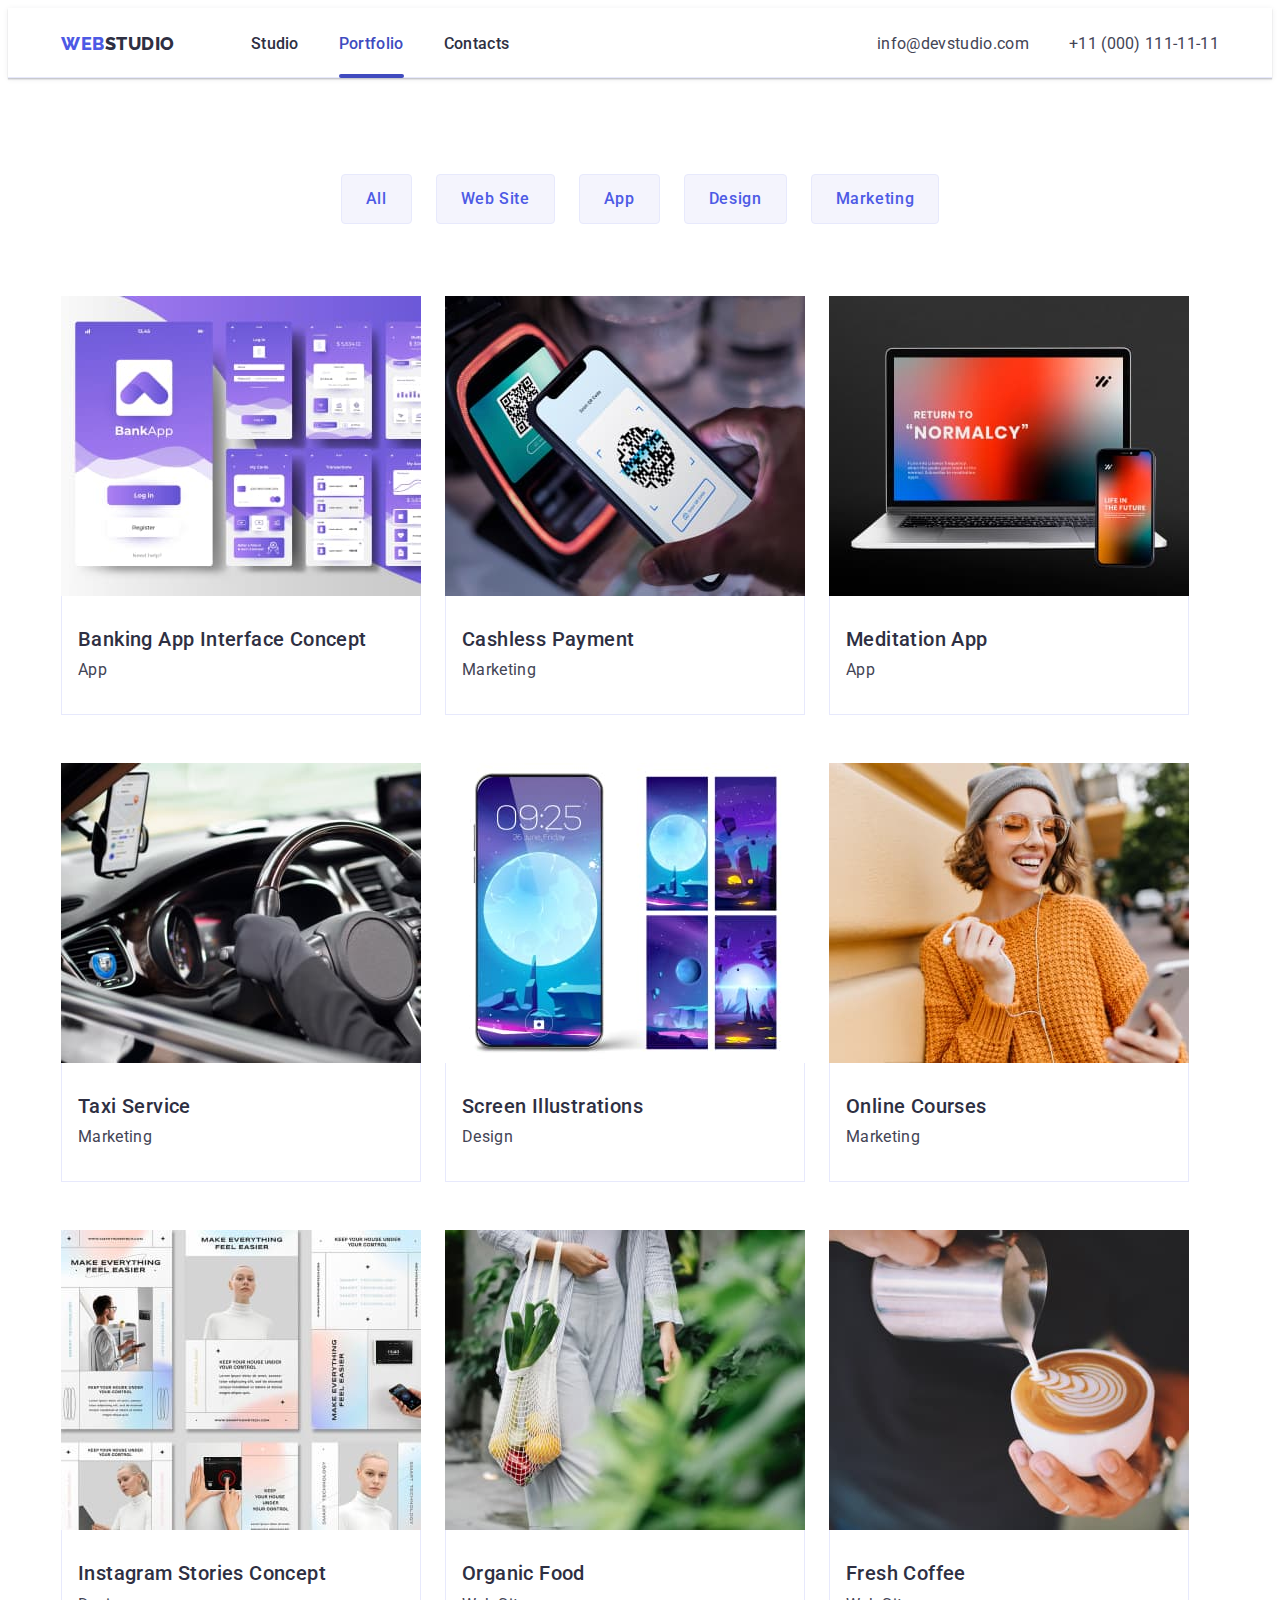
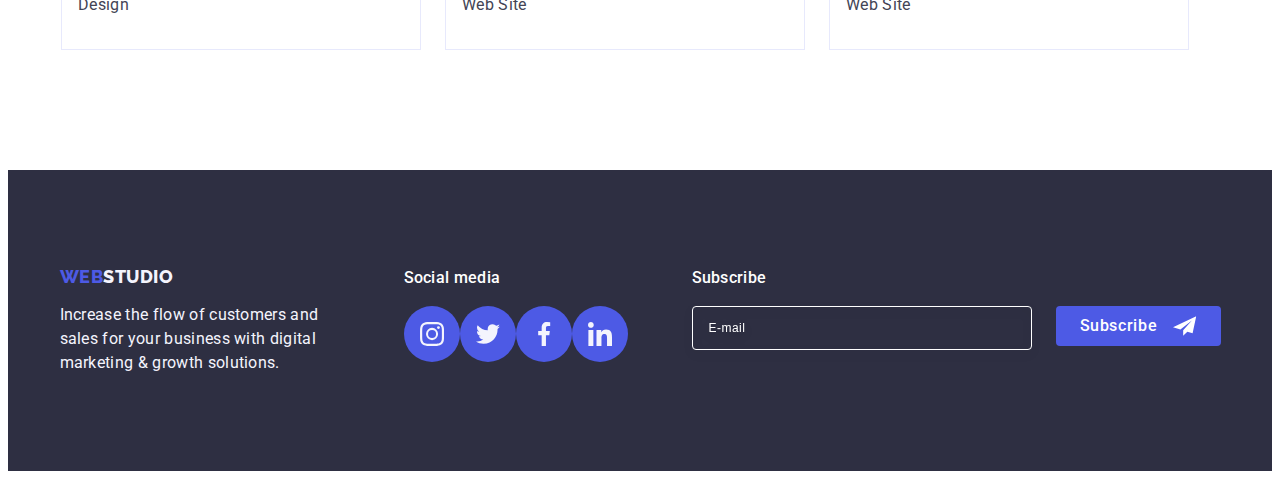
<file: portfolio.html>
<!DOCTYPE html>
<html lang="en">

<head>
	<meta charset="UTF-8">
	<meta http-equiv="X-UA-Compatible" content="IE=edge">
	<meta name="viewport" content="width=device-width, initial-scale=1.0">
	<title>Portfolio</title>
	<link rel="preconnect" href="https://fonts.googleapis.com">
	<link rel="preconnect" href="https://fonts.gstatic.com" crossorigin>
	<link
		href="https://fonts.googleapis.com/css2?family=Raleway:wght@800&family=Roboto:wght@400;500;700;900&display=swap"
		rel="stylesheet">
	<link rel="stylesheet" href="https://cdnjs.cloudflare.com/ajax/libs/modern-normalize/2.0.0/modern-normalize.min.css"
		integrity="sha512-4xo8blKMVCiXpTaLzQSLSw3KFOVPWhm/TRtuPVc4WG6kUgjH6J03IBuG7JZPkcWMxJ5huwaBpOpnwYElP/m6wg=="
		crossorigin="anonymous" referrerpolicy="no-referrer" />
	<link rel="stylesheet" href="./css/styles.css">
</head>

<body>
	<header class="header">
		<div class="container-header container">
			<nav class="header-nav">
				<a href="./index.html" class="logo-header link">Web<span class="logo-header-span">Studio</span></a>
				<ul class="header-nav-list list">
					<li><a href="./index.html" class="header-list-item-link link">Studio</a></li>
					<li class="nav-portfolio">
						<a href="./portfolio.html"
							class="header-nav-portfolio-active header-list-item-link link current">Portfolio</a>
					</li>
					<li><a href="" class="header-list-item-link link">Contacts</a></li>
				</ul>
			</nav>
			<address class="address">
				<ul class="address-list list">
					<li>
						<a href="mailto:info@devstudio.com" class="header-list-item-link-address link">info@devstudio.com</a>
					</li>
					<li>
						<a href="tel:+110001111111" class="header-list-item-link-address link">+11 (000) 111-11-11</a>
					</li>
				</ul>
			</address>
		</div>
	</header>
	<main>
		<section class="section-category">
			<div class="container">
				<h1 class="hidden-tittle">Filter</h1>
				<ul class="category-filter list">
					<li>
						<button type="button" class="button-category">All</button>
					</li>
					<li>
						<button type="button" class="button-category">Web Site</button>
					</li>
					<li>
						<button type="button" class="button-category">App</button>
					</li>
					<li>
						<button type="button" class="button-category">Design</button>
					</li>
					<li>
						<button type="button" class="button-category">Marketing</button>
					</li>
				</ul>
				<ul class="category-list list">
					<li class="category-item">
						<a href="./index.html" class="link-category link">
							<div class="category-box-img">
								<img src="./images/11.jpg" alt="Banking App Interface Concept" class="category-image"
									width="360" height="300">

								<p class="overlay-text">14 Stylish and User-Friendly App Design Concepts · Task Manager App ·
									Calorie Tracker App · Exotic Fruit Ecommerce App ·
									Cloud Storage App</p>

							</div>
							<div class="app-box">
								<h2 class="tittle-box tittle">Banking App Interface Concept</h2>
								<p class="category">App</p>
							</div>
						</a>

					</li>
					<li class="category-item">
						<a href="./index.html" class="link-category link">
							<div class="category-box-img"><img src="./images/22.jpg" alt="Cashless Payment"
									class="category-image" width="360" height="300">
								<p class="overlay-text">14 Stylish and User-Friendly App Design Concepts · Task Manager App ·
									Calorie Tracker App · Exotic Fruit Ecommerce App ·
									Cloud Storage App</p>
							</div>
							<div class="app-box">
								<h2 class="tittle-box tittle">Cashless Payment</h2>
								<p class="category">Marketing</p>
							</div>
						</a>

					</li>
					<li class="category-item">
						<a href="./index.html" class="link-category link">
							<div class="category-box-img"><img src="./images/33.jpg" alt="Meditation App"
									class="category-image" width="360" height="300">
								<p class="overlay-text">14 Stylish and User-Friendly App Design Concepts · Task Manager App ·
									Calorie Tracker App · Exotic Fruit Ecommerce App ·
									Cloud Storage App</p>
							</div>
							<div class="app-box">
								<h2 class="tittle-box tittle">Meditation App</h2>
								<p class="category">App</p>
							</div>
						</a>

					</li>
					<li class="category-item">
						<a href="./index.html" class="link-category link">
							<div class="category-box-img"><img src="./images/44.jpg" alt="Taxi Service" class="category-image"
									width="360" height="300">
								<p class="overlay-text">14 Stylish and User-Friendly App Design Concepts · Task Manager App ·
									Calorie Tracker App · Exotic Fruit Ecommerce App ·
									Cloud Storage App</p>
							</div>
							<div class="app-box">
								<h2 class="tittle-box tittle">Taxi Service</h2>
								<p class="category">Marketing</p>
							</div>
						</a>

					</li>
					<li class="category-item">
						<a href="./index.html" class="link-category link">
							<div class="category-box-img">
								<img src="./images/55.jpg" alt="Screen Illustrations" class="category-image" width="360"
									height="300">
								<p class="overlay-text">14 Stylish and User-Friendly App Design Concepts · Task Manager App ·
									Calorie Tracker App · Exotic Fruit Ecommerce App ·
									Cloud Storage App</p>
							</div>
							<div class="app-box">
								<h2 class="tittle-box tittle">Screen Illustrations</h2>
								<p class="category">Design</p>
							</div>
						</a>

					</li>
					<li class="category-item">
						<a href="./index.html" class="link-category link">
							<div class="category-box-img"><img src="./images/66.jpg" alt="Online Courses"
									class="category-image" width="360" height="300">
								<p class="overlay-text">14 Stylish and User-Friendly App Design Concepts · Task Manager App ·
									Calorie Tracker App · Exotic Fruit Ecommerce App ·
									Cloud Storage App</p>
							</div>
							<div class="app-box">
								<h2 class="tittle-box tittle">Online Courses</h2>
								<p class="category">Marketing</p>
							</div>
						</a>

					</li>
					<li class="category-item">
						<a href="./index.html" class="link-category link">
							<div class="category-box-img">
								<img src="./images/77.jpg" alt="Instagram Stories Concept" class="category-image" width="360"
									height="300">
								<p class="overlay-text">14 Stylish and User-Friendly App Design Concepts · Task Manager App ·
									Calorie Tracker App · Exotic Fruit Ecommerce App ·
									Cloud Storage App</p>
							</div>
							<div class="app-box">
								<h2 class="tittle-box tittle">Instagram Stories Concept</h2>
								<p class="category">Design</p>
							</div>
						</a>

					</li>
					<li class="category-item">
						<a href="./index.html" class="link-category link">
							<div class="category-box-img"><img src="./images/88.jpg" alt="Organic Food" class="category-image"
									width="360" height="300">
								<p class="overlay-text">14 Stylish and User-Friendly App Design Concepts · Task Manager App ·
									Calorie Tracker App · Exotic Fruit Ecommerce App ·
									Cloud Storage App</p>
							</div>
							<div class="app-box">
								<h2 class="tittle-box tittle">Organic Food</h2>
								<p class="category">Web Site</p>
							</div>
						</a>

					</li>
					<li class="category-item">
						<a href="./index.html" class="link-category link">
							<div class="category-box-img"><img src="./images/99.jpg" alt="Fresh Coffee" class="category-image"
									width="360" height="300">
								<p class="overlay-text">14 Stylish and User-Friendly App Design Concepts · Task Manager App ·
									Calorie Tracker App · Exotic Fruit Ecommerce App ·
									Cloud Storage App</p>
							</div>
							<div class="app-box">
								<h2 class="tittle-box tittle">Fresh Coffee</h2>
								<p class="category">Web Site</p>
							</div>
						</a>

					</li>
				</ul>
			</div>
		</section>
	</main>
	<footer class="footer">
		<div class="container-footer container">
			<div class="footer-box">
				<a href="./index.html" class="logo-footer link">Web<span class="logo-footer-span">Studio</span></a>
				<p class="footer-paragraph">Increase the flow of customers and sales for your business with digital
					marketing & growth solutions.</p>
			</div>
			<div class="footer-box-sm">
				<p class="footer-sm">Social media</p>
				<ul class="footer-icons list">
					<li class="fourth-item">
						<a class="footer-icon-svg link" href="#">
							<svg class="footer-icon" width="24" height="24">
								<use href="./images/icons.svg#icon-instagram"></use>
							</svg>
						</a>
					</li>
					<li class="fourth-item">
						<a class="footer-icon-svg link" href="#">
							<svg class="footer-icon" width="24" height="24">
								<use href="./images/icons.svg#icon-twitter"></use>
							</svg>
						</a>
					</li>
					<li class="fourth-item">
						<a class="footer-icon-svg link" href="#">
							<svg class="footer-icon" width="24" height="24">
								<use href="./images/icons.svg#icon-facebook"></use>
							</svg>
						</a>
					</li>
					<li class="fourth-item">
						<a class="footer-icon-svg link" href="#">
							<svg class="footer-icon" width="24" height="24">
								<use href="./images/icons.svg#icon-linkedin"></use>
							</svg>
						</a>
					</li>
				</ul>
			</div>
			<div class="footer-box-form">
				<p class="input-footer-title">Subscribe</p>
				<form class="footer-form">
					<label class="footer-label">
						<input type="email" placeholder="E-mail" class="footer-input" name="footer-email">
					</label>
					<button type="submit" class="footer-btn">Subscribe
						<svg class="footer__btn-svg" width="24" height="24">
							<use href="./images/icons.svg#tg"></use>
						</svg>
					</button>
				</form>
			</div>
		</div>
	</footer>
</body>
</file>
<file: css/styles.css>
:root {
	--logo-color: #4d5ae5;
	--color-grey: #2e2f42;
	--paragraph-color: #434455;
}
body {
	font-family: "Roboto", sans-serif;
	color: #434455;
	background-color: #ffffff;
}

img {
	display: block;
}
h1,
h2,
h3,
h4,
h5,
h6,
p {
	margin: 0;
}

/*----------------------------------------------------*/
.wrapper {
}
.hide {
	display: none;
}

.container {
	max-width: 1158px;
	margin: 0 auto;
	padding-right: 15px;
	padding-left: 15px;
}
.list {
	list-style: none;
	padding-left: 0;
	margin: 0;
}

.link {
	text-decoration: none;
}
/*----------------------------------------------------*/
.menu-toggle {
	min-height: 40px;
	min-width: 40px;
	display: flex;
	align-items: center;
	justify-content: center;
	margin: 0;
	padding: 0;
	background-color: #ffffff;
	cursor: pointer;
	border: none;
	border-radius: 50%;
	outline: none;
}
.close-style {
	display: flex;
	padding: 8px;
	background: #e7e9fc11;
	border: 1px solid #2e2f421e;
	stroke-opacity: 0.1;
	border-radius: 50%;
}
.menu-button-svg {
}

.menu-toggle:hover,
.menu-toggle:focus {
	background-color: rgba(0, 0, 0, 0.1);
}

.menu-container {
	position: fixed;
	top: 0;
	left: 0;
	overflow: auto;
	width: 100vw;
	height: 100vh;
	padding: 32px;
	background-color: #ffffff;
	z-index: 999;
	transform: translateX(100%);
	transition: transform 250ms ease-in-out;
	display: flex;
	flex-direction: column;
	justify-content: space-between;
	padding-top: 40px;
	margin-bottom: 48px;
	gap: 20px;
}

.menu-container.is-open {
	transform: translateX(0);
}

.menu-container .menu-toggle {
	position: absolute;
	top: 16px;
	right: 16px;
	color: #fff;
}
.menu-box {
}
.mobile-menu {
	padding: 0;
	margin: 0;
	list-style: none;
}
/* .menu-contacts {
	
} */
.menu-link {
	display: block;
	max-width: 353px;
	font-weight: 700;
	font-size: 36px;
	line-height: 1.11;
	letter-spacing: 0.02em;
	text-transform: capitalize;
	color: #2e2f42;
	font-style: normal;
}
.menu-address {
}
.menu-address-list {
}
.list {
}
.menu-list-item {
	margin-bottom: 40px;
}
.address-style {
	font-style: normal;
	font-weight: 700;
	font-size: 36px;
	line-height: 1.11;
	letter-spacing: 0.02em;
	text-transform: capitalize;
	color: #4d5ae5;
}
.address-item {
	margin-bottom: 48px;
}
.menu-item-link {
	font-style: normal;
	font-weight: 500;
	font-size: 20px;
	line-height: 1.2;
	letter-spacing: 0.02em;
	color: #434455;
}
.current-menu {
	color: #404bbf;
}

.mobile-menu .link {
	display: block;
	padding: 10px;
	text-decoration: none;
}

.menu-icons {
	display: flex;
	max-width: 328px;
	justify-content: space-between;
}
.menu-icon {
	fill: #f4f4fd;
}
.menu-icon-svg {
	width: 100%;
	height: 100%;
	background-color: #4d5ae5;
	padding: 8px;
	border-radius: 50%;
	display: flex;
	align-items: center;
	justify-content: center;
	transition: background-color 250ms cubic-bezier(0.4, 0, 0.2, 1);
}

/*----------------------------------------------------*/
.header {
	border-bottom: 1px solid #e7e9fc;
	padding-top: 24px;
	padding-bottom: 24px;
	box-shadow: 0px 2px 1px rgba(46, 47, 66, 0.08), 0px 1px 1px rgba(46, 47, 66, 0.16),
		0px 1px 6px rgba(46, 47, 66, 0.08);
}
.container-header {
	display: flex;
	justify-content: space-between;
	align-items: center;
}
.header-nav {
	display: flex;
	align-items: center;
}
.address {
}
.address-list {
	display: none;
	font-style: normal;
}

.logo-header {
	font-family: "Raleway", sans-serif;
	font-weight: 800;
	font-size: 18px;
	line-height: 1.17;
	letter-spacing: 0.03em;
	text-transform: uppercase;
	color: var(--logo-color);
	align-self: center;
	margin-right: 76px;
}
.logo-header-span {
	color: var(--color-grey);
}

.header-nav-list {
}

.header-list-item-link {
	font-size: 16px;
	line-height: 1.5;
	letter-spacing: 0.02em;
	font-weight: 500;
	color: var(--color-grey);
	padding-bottom: 24px;
}
.header-list-item-link:active,
.header-list-item-link:focus,
.header-list-item-link:hover {
	color: #404bbf;
}

.header-list-item-link-address {
	font-weight: 400;
	font-size: 16px;
	line-height: 1.5;
	color: #434455;
	letter-spacing: 0.02em;
	transition: color 250ms cubic-bezier(0.4, 0, 0.2, 1);
}
.header-list-item-link-address:focus,
.header-list-item-link-address:hover {
	color: #404bbf;
}
.nav-studio {
}
.header-nav-studio-active {
	color: #404bbf;
	position: relative;
	transition: color 250ms cubic-bezier(0.4, 0, 0.2, 1);
}
.current:after {
	content: "";
	position: absolute;
	left: 0;
	bottom: -1px;
	background-color: #404bbf;
	height: 4px;
	border-radius: 2px;
	display: block;
	width: 100%;
}
.nav-portfolio {
}
.header-nav-portfolio-active {
	position: relative;
	color: #404bbf;
	transition: color 250ms cubic-bezier(0.4, 0, 0.2, 1);
}

/*----------------------------------------------------*/
.container-hero {
	display: flex;
	flex-direction: column;
	/* padding: 0 316px; */
	padding: 0 54px;
}

.section-first {
	background-image: linear-gradient(to bottom, rgba(46, 47, 66, 0.7), rgba(46, 47, 66, 0.7)),
		url(../images/bg-mobile.jpg);
	background-repeat: no-repeat;
	background-size: cover;
	margin: 0 auto;
	background-position: center;
	/* padding: 188px 0px; */
	padding: 112px 0;
}

.main-tittle {
	line-height: 1.11;
	font-size: 36px;
	color: #ffffff;
	letter-spacing: 0.02em;
	text-align: center;
	max-width: 496px;
	margin: 0 auto;
	margin-bottom: 72px;
}
.button {
	display: block;
	min-width: 169px;
	height: 56px;
	border: none;
	font-size: 16px;
	line-height: 1.5;
	letter-spacing: 0.04em;
	color: #ffffff;
	background-color: #4d5ae5;
	border-radius: 4px;
	font-family: "Roboto", sans-serif;
	font-weight: 500;
	cursor: pointer;
	padding: 16px 32px;
	align-self: center;
	box-shadow: 0px 4px 4px rgba(0, 0, 0, 0.15);
	transition: background-color 250ms cubic-bezier(0.4, 0, 0.2, 1);
}
.button:focus,
.button:hover {
	background: #404bbf;
	box-shadow: 0px 4px 4px rgba(0, 0, 0, 0.15);
}

/*----------------------------------------------------*/
.section-second {
	padding: 96px 0;
}
.hidden-tittle {
	display: none;
}
.second-menu-list {
	display: flex;
	flex-wrap: wrap;
	flex-direction: column;
	gap: 72px;
}
.menu-list-item {
}

.second-item-svg {
}
.svg-box {
	display: none;
}
.svg-second {
	margin: 24px 100px;
}

.tittle {
	text-align: center;
	font-size: 36px;
	line-height: 1.11;
	letter-spacing: 0.02em;
	color: var(--color-grey);
	margin-bottom: 8px;
}
.description {
	font-weight: 500;
	line-height: 1.5;
	letter-spacing: 0.02em;
	color: #434455;
}

/*----------------------------------------------------*/
.section-third {
	padding-bottom: 120px;
}
.container-app {
}
.subtitle {
	font-weight: 700;
	font-size: 36px;
	line-height: 1.11;
	text-align: center;
	text-transform: capitalize;
	letter-spacing: 0.02em;
	color: var(--color-grey);
	margin-bottom: 72px;
}
.app-list {
	display: flex;
	gap: 24px;
}
.app-list-item {
	width: calc((100% - 48px) / 3);
}
.app-list img {
}
/*----------------------------------------------------*/
.section-fourth {
	background-color: #f4f4fd;

	padding: 96px 0;
}
.team {
	display: flex;
	flex-wrap: wrap;
	flex-direction: column;
	justify-content: center;
	align-items: center;
	gap: 72px;
}

.list-item {
	display: flex;
	flex-direction: column;
	flex-basis: calc((100% - 216px) / 4);
	box-shadow: 0px 1px 6px rgba(46, 47, 66, 0.08), 0px 1px 1px rgba(46, 47, 66, 0.16),
		0px 2px 1px rgba(46, 47, 66, 0.08);
	border-radius: 0px 0px 4px 4px;
	background-color: #ffffff;
	justify-content: center;
	align-items: center;
}
.team-description {
	text-align: center;
}
.team-box {
	padding: 32px 0;
}
.team-title {
	font-weight: 500;
	font-size: 20px;
	line-height: 1.2;
	color: var(--color-grey);
	letter-spacing: 0.02em;
	text-align: center;
}
.fourth-icon-list {
	display: flex;
	justify-content: center;
	margin-top: 8px;
	gap: 24px;
}
.fourth-item {
	width: 40px;
	height: 40px;
}
.fourth-icon-svg {
	width: 100%;
	height: 100%;
	background-color: #4d5ae5;
	padding: 12px;
	border-radius: 50%;
	display: flex;
	align-items: center;
	justify-content: center;
	transition: background-color 250ms cubic-bezier(0.4, 0, 0.2, 1);
}
.fourth-icon-svg:focus,
.fourth-icon-svg:hover {
	background-color: #404bbf;
}
.fourth-icon {
	fill: #f4f4fd;
}

/*----------------------------------------------------*/
.section-fifth {
	padding: 96px 0;
}
.fifth-container {
}
.fifth-list {
	display: flex;
	flex-wrap: wrap;
	justify-content: center;
	align-items: center;
	gap: 72px 16px;
}
.fifth-list-item {
	/* display: inline-block; */
	height: 88px;
	flex-basis: calc((100% - 16px) / 2);
}
.fifth-svg {
	fill: currentColor;
}
.fifth-link {
	width: 100%;
	height: 100%;
	border: 1px solid #8e8f99;
	color: #8e8f99;
	border-radius: 4px;
	display: flex;
	align-items: center;
	justify-content: center;
	padding: 16px 32px;
	transition: border-color 250ms cubic-bezier(0.4, 0, 0.2, 1), color 250ms cubic-bezier(0.4, 0, 0.2, 1);
}
.fifth-link:focus,
.fifth-link:hover {
	color: #404bbf;
	border: 1px solid #404bbf;
}

/*----------------------------------------------------*/

.section-category {
	padding-top: 96px;
	padding-bottom: 120px;
}
.category-filter {
	display: flex;
	gap: 24px;
	margin-bottom: 72px;
	align-items: center;
	justify-content: center;
}
.button-category {
	font-size: 16px;
	line-height: 1.5;
	color: #4d5ae5;
	background-color: #f4f4fd;
	border: 1px solid #e7e9fc;
	border-radius: 4px;
	font-family: "Roboto", sans-serif;
	font-weight: 500;
	letter-spacing: 0.04em;
	cursor: pointer;
	padding: 12px 24px;
	transition: color 250ms cubic-bezier(0.4, 0, 0.2, 1), background-color 250ms cubic-bezier(0.4, 0, 0.2, 1),
		border-color 250ms cubic-bezier(0.4, 0, 0.2, 1), box-shadow 250ms cubic-bezier(0.4, 0, 0.2, 1);
}
.button-category:focus,
.button-category:hover {
	color: #ffffff;
	background: #404bbf;
	border: 1px solid transparent;
	box-shadow: 0px 3px 1px rgba(0, 0, 0, 0.1), 0px 2px 1px rgba(0, 0, 0, 0.08), 0px 2px 2px rgba(0, 0, 0, 0.12);
	border-radius: 4px;
}
/*----------------------------------------------------*/
.app-box {
	padding: 32px 16px;
	border: 1px solid #e7e9fc;
	border-top: none;
}
.tittle-box {
	text-align: start;
	margin-bottom: 8px;
}
.category {
	font-size: 16px;
	line-height: 1.5;
	color: #434455;
	letter-spacing: 0.02em;
	color: var(--paragraph-color);
}
.category-list {
	display: flex;
	flex-wrap: wrap;
}

.category-item {
	margin-right: 24px;
	margin-bottom: 48px;
	position: relative;
	overflow: hidden;
}
.link-category {
	display: block;
	transition: box-shadow 250ms cubic-bezier(0.4, 0, 0.2, 1);
}
.link-category:hover {
	box-shadow: 0px 1px 6px rgba(46, 47, 66, 0.08), 0px 1px 1px rgba(46, 47, 66, 0.16),
		0px 2px 1px rgba(46, 47, 66, 0.08);
}
.link-category:focus .overlay-text {
	transform: translateY(0%);
}
.link-category:focus,
.link-category:hover > .overlay-text {
	box-shadow: 0px 1px 6px rgba(46, 47, 66, 0.08), 0px 1px 1px rgba(46, 47, 66, 0.16),
		0px 2px 1px rgba(46, 47, 66, 0.08);
}
.category-box-img {
	position: relative;
	overflow: hidden;
}

.overlay-text {
	position: absolute;
	top: 0;
	font-size: 16px;
	line-height: 1.5;
	letter-spacing: 0.02em;
	color: #f4f4fd;
	padding: 40px 32px;
	background-color: #4d5ae5;
	height: 100%;
	width: 100%;
	transform: translateY(100%);
	transition: transform 250ms cubic-bezier(0.4, 0, 0.2, 1);
}
.category-box-img:hover .overlay-text {
	transform: translateY(0);
}
.category-item:focus,
.category-item:hover {
	box-shadow: 0px 1px 6px rgba(46, 47, 66, 0.08), 0px 1px 1px rgba(46, 47, 66, 0.16),
		0px 2px 1px rgba(46, 47, 66, 0.08);
}
.category-item:nth-child(3) {
	margin-right: 0;
}
.category-item:nth-child(6) {
	margin-right: 0;
}
.category-item:nth-child(9) {
	margin-right: 0;
	margin-bottom: 0;
}
.category-item:nth-child(7) {
	margin-bottom: 0;
}
.category-item:nth-child(8) {
	margin-bottom: 0;
}

.category-item :not(:last-child) {
}
.category-item:hover {
}
.category-image {
}
/*----------------------------------------------------*/
.footer {
	background-color: #2e2f42;
	padding: 96px 0;
}
.container-footer {
	display: flex;
	flex-direction: column;
	justify-content: center;
	align-items: center;
	/* align-items: baseline; */
	gap: 72px;
}
.footer-box {
	text-align: center;
}
.footer-box-sm {
	margin-top: 72px;
}
.footer-sm {
	text-align: center;
	font-weight: 500;
	line-height: 1.5;
	letter-spacing: 0.02em;
	color: #ffffff;
	margin-bottom: 16px;
}
.footer-icons {
	display: flex;
	justify-content: center;
	gap: 16px;
}
.footer-icon {
	fill: #f4f4fd;
}
.footer-icon-svg {
	width: 100%;
	height: 100%;
	background-color: #4d5ae5;
	padding: 8px;
	border-radius: 50%;
	display: flex;
	align-items: center;
	justify-content: center;
	transition: background-color 250ms cubic-bezier(0.4, 0, 0.2, 1);
}
.footer-icon-svg:focus,
.footer-icon-svg:hover {
	background-color: #31d0aa;
}
.logo-footer {
	font-family: "Raleway", sans-serif;
	font-weight: 800;
	font-size: 18px;
	line-height: 1.17;
	letter-spacing: 0.03em;
	text-transform: uppercase;
	color: var(--logo-color);
	margin-bottom: 16px;
	display: inline-block;
}
.logo-footer-span {
	color: #f4f4fd;
}
.footer-paragraph {
	text-align: left;
	font-size: 16px;
	line-height: 1.5;
	letter-spacing: 0.02em;
	color: #f4f4fd;
	max-width: 264px;
}

/*----------------------------------------------------*/
.footer-form {
	display: flex;
	flex-direction: column;
	gap: 16px;
}
.footer-box-form {
}
.input-footer-title {
	text-align: center;
	margin-bottom: 16px;
	font-weight: 500;
	font-size: 16px;
	line-height: 1.5;
	letter-spacing: 0.02em;
	color: #ffffff;
}
.footer-input {
	display: block;
	min-width: 320px;
	height: 40px;
	font-size: 12px;
	line-height: 1.5;
	letter-spacing: 0.04em;
	padding-left: 16px;
	background-color: transparent;
	border: 1px solid #ffffff;
	filter: drop-shadow(0px 4px 4px rgba(0, 0, 0, 0.15));
	border-radius: 4px;
	color: #ffffff;
}
.footer-input::placeholder {
	color: #ffffff;
}
.footer-label {
}

.footer-btn {
	margin: 0 auto;
	width: 165px;
	height: 40px;
	display: flex;
	justify-content: center;
	align-items: center;
	font-family: "Roboto", sans-serif;
	font-size: 16px;
	font-weight: 500;
	letter-spacing: 0.04em;
	cursor: pointer;
	border: none;
	padding: 10px 24px;
	color: #ffffff;
	line-height: 1.5;
	background: #4d5ae5;
	border-radius: 4px;
}

.footer__btn-svg {
	margin-left: 16px;
}

/*----------------------------------------------------*/
.backdrop {
	position: fixed;
	top: 0;
	left: 0;
	width: 100%;
	height: 100%;
	background-color: rgba(46, 47, 66, 0.4);
	transition: opacity 250ms cubic-bezier(0.4, 0, 0.2, 1), visibility 250ms cubic-bezier(0.4, 0, 0.2, 1);
	overflow: auto;
}
.is-hidden {
	opacity: 0;
	visibility: hidden;
	pointer-events: none;
}
.modal {
	position: absolute;
	top: 50%;
	left: 50%;
	transform: translate(-50%, -50%) scale(1);
	max-width: 408px;
	width: calc(100% - 36px);
	min-height: 584px;
	background: #fcfcfc;
	box-shadow: 0px 1px 1px rgba(0, 0, 0, 0.14), 0px 1px 3px rgba(0, 0, 0, 0.12), 0px 2px 1px rgba(0, 0, 0, 0.2);
	border-radius: 4px;
	transition: transform 250ms cubic-bezier(0.4, 0, 0.2, 1);
}
.modal-button {
	position: absolute;
	top: 24px;
	right: 24px;
	width: 24px;
	height: 24px;
	border-radius: 50%;
	display: flex;
	align-items: center;
	justify-content: center;
	background-color: #e7e9fc;
	border: 1px solid rgba(0, 0, 0, 0.1);
	padding: 0;
	cursor: pointer;
	transition: background-color 250ms cubic-bezier(0.4, 0, 0.2, 1), border 250ms cubic-bezier(0.4, 0, 0.2, 1);
}
.modal-button:hover {
	border: none;
	background-color: #404bbf;
}
.modal-button:focus {
	border: none;
	background-color: #404bbf;
}
.modal-button:hover,
.modal-button:focus .modal-button-svg {
	fill: #ffffff;
}
.modal-button-svg {
	transition: fill 250ms cubic-bezier(0.4, 0, 0.2, 1);
}
/*----------------------------------------------------*/
.modal-container {
	padding: 72px 24px 24px 24px;
}
.modal-title {
	font-weight: 500;
	line-height: 1.5;
	text-align: center;
	letter-spacing: 0.02em;
	color: #2e2f42;
	margin-bottom: 16px;
}
.modal-name-box {
	margin-bottom: 8px;
}
.modal-name {
	font-size: 12px;
	line-height: 1.17;
	letter-spacing: 0.04em;
	color: #8e8f99;
	display: block;
	margin-bottom: 4px;
}
.box-username {
	position: relative;
}
.username-icon {
	position: absolute;
	left: 16px;
	top: 50%;
	transform: translateY(-50%);
	transition: fill 250ms cubic-bezier(0.4, 0, 0.2, 1);
}
.modal-input:focus-within + .username-icon {
	fill: #4d5ae5;
}
.modal-button-svg {
}
.modal-form {
}
.modal-input {
	width: 100%;
	height: 40px;
	display: block;
	border: 1px solid rgba(46, 47, 66, 0.4);
	border-radius: 4px;
	background-color: transparent;
	padding-left: 38px;
	margin-bottom: 8px;
	outline: transparent;
	transition: border-color 250ms cubic-bezier(0.4, 0, 0.2, 1);
}
.modal-input:focus-within {
	border-color: #4d5ae5;
}
.textarea-box {
	display: flex;
	flex-direction: column;
	gap: 4px;
	margin-bottom: 16px;
}
.modal-textarea {
	width: 100%;
	height: 120px;
	font-size: 12px;
	line-height: 1.17;
	letter-spacing: 0.04em;
	color: rgba(46, 47, 66, 0.4);
	border-radius: 4px;
	background-color: transparent;
	padding: 8px 16px;
	outline: transparent;
	border: 1px solid rgba(46, 47, 66, 0.2);
	resize: none;
	transition: border-color 250ms cubic-bezier(0.4, 0, 0.2, 1);
}
.modal-textarea:focus-within {
	border-color: #4d5ae5;
}
.modal-textarea::placeholder {
	font-size: 12px;
	line-height: 1.17;
	letter-spacing: 0.04em;
	color: rgba(46, 47, 66, 0.4);
}
.checkbox-box {
	margin-bottom: 24px;
}
.privacy-checkbox {
}
.privacy-checkbox:checked + .privacy-label > .checkbox-box-svg {
	background-color: #404bbf;
	border: none;
	fill: #ffffff;
}
.privacy-link {
	color: #4d5ae5;
	text-decoration: underline;
	display: inline-block;
	margin-left: 3px;
}
.checkbox-box-svg {
	margin-right: 8px;
	width: 16px;
	height: 16px;
	border: 1px solid rgba(46, 47, 66, 0.4);
	border-radius: 2px;
	transition: background-color 250ms cubic-bezier(0.4, 0, 0.2, 1), border 250ms cubic-bezier(0.4, 0, 0.2, 1),
		fill 250ms cubic-bezier(0.4, 0, 0.2, 1);
	display: inline-flex;
	align-items: center;
	justify-content: center;
	fill: transparent;
}
.checkbox-svg {
}
.privacy-label {
	font-size: 12px;
	line-height: 1.17;
	letter-spacing: 0.04em;
	color: #8e8f99;
	display: block;
}

.modal-btn {
	display: block;
	min-width: 169px;
	height: 56px;
	font-family: "Roboto", sans-serif;
	font-size: 16px;
	font-weight: 500;
	margin: 0 auto;
	background-color: #4d5ae5;
	border: none;
	box-shadow: 0px 4px 4px rgba(0, 0, 0, 0.15);
	border-radius: 4px;
	line-height: 1.5;
	cursor: pointer;
	letter-spacing: 0.04em;
	color: #ffffff;
	transition: background-color 250ms cubic-bezier(0.4, 0, 0.2, 1);
}
.visually-hidden {
	position: absolute;
	width: 1px;
	height: 1px;
	margin: -1px;
	border: 0;
	padding: 0;
	white-space: nowrap;
	clip-path: inset(100%);
	clip: rect(0 0 0 0);
	overflow: hidden;
}
/*----------------------------------------------------*/
@media (max-width: 428px) {
	.header-nav-list {
		display: none;
	}
}
@media (min-width: 428px) and (max-width: 768px) {
	.header-nav-list {
		display: none;
	}
}
@media (min-width: 768px) {
	.menu-toggle {
		display: none;
	}
	.header {
		border-bottom: 1px solid #e7e9fc;
		padding-top: 16px;
		padding-bottom: 8px;
		box-shadow: 0px 2px 1px rgba(46, 47, 66, 0.08), 0px 1px 1px rgba(46, 47, 66, 0.16),
			0px 1px 6px rgba(46, 47, 66, 0.08);
	}
	.header-nav-list {
		display: flex;
		gap: 40px;
	}
	.address-list {
		display: flex;
		flex-direction: column;
		gap: 12px;
	}
	.header-list-item-link-address {
		font-size: 12px;
		line-height: 1.17;
		letter-spacing: 0.04em;
	}
	.main-tittle {
		font-size: 56px;
		line-height: 1.07;
		font-size: 56px;
		margin-bottom: 36px;
	}
	.section-first {
		background-image: linear-gradient(to bottom, rgba(46, 47, 66, 0.7), rgba(46, 47, 66, 0.7)),
			url(../images/bg-tablet.jpg);
	}
	.second-menu-list {
		flex-direction: row;
		gap: 72px 24px;
	}
	.menu-list-item {
		flex-basis: calc((100% - 24px) / 2);
	}
	.team {
		flex-direction: row;
		gap: 64px 24px;
	}
	.fifth-list {
		gap: 72px 24px;
	}
	.fifth-list-item {
		flex-basis: calc((100% - 48px) / 3);
	}
	.container-footer {
		flex-direction: column;
		gap: 72px 24px;
		flex-wrap: wrap;
	}
	.footer-box-container {
		display: flex;
		align-items: baseline;
		gap: 24px;
	}
	.footer-box {
		text-align: left;
	}
	.footer-box-form {
	}
	.footer-box-sm {
		margin-top: 0;
	}
	.input-footer-title {
		text-align: left;
	}
	.footer-form {
		flex-direction: row;
		gap: 24px;
	}
	.footer-input {
		width: 264px;
	}
}
@media (min-width: 1158px) {
	.header {
		padding-top: 24px;
		padding-bottom: 21px;
	}

	.address-list {
		display: flex;
		flex-direction: row;
		gap: 40px;
	}
	.main-tittle {
		font-size: 56px;
		line-height: 1.07;
		margin-bottom: 48px;
	}
	.header-list-item-link-address {
		font-size: 16px;
		line-height: 1.5;
		letter-spacing: 0.02em;
	}
	.section-first {
		max-width: 1440px;
		background-image: linear-gradient(to bottom, rgba(46, 47, 66, 0.7), rgba(46, 47, 66, 0.7)),
			url(../images/people-office.jpg);
		padding: 188px 0;
	}
	.section-second {
		padding: 120px 0;
	}
	.second-menu-list {
		gap: 24px;
	}
	.menu-list-item {
		flex-basis: calc((100% - 72px) / 4);
	}
	.tittle {
		font-weight: 500;
		font-size: 20px;
	}
	.description {
		font-weight: 400;
	}
	.svg-box {
		display: flex;
		align-items: center;
		justify-content: center;
		margin-bottom: 8px;
		background: #f4f4fd;
		border-radius: 4px;
		width: 264px;
		height: 112px;
	}
	.section-third {
		display: block;
	}
	.section-fourth {
		padding: 120px 0;
	}
	.team {
		gap: 24px;
	}
	.list-item {
		flex-basis: calc((100% - 72px) / 4);
	}
	.fifth-list {
		gap: 21px;
	}
	.fifth-list-item {
		flex-basis: calc((100% - 120px) / 6);
	}
	.container-footer {
		max-width: 100%;
		flex-direction: row;
		gap: 25px;
		flex-wrap: wrap;
		justify-content: baseline;
		align-items: baseline;
	}
	.footer-box-container {
		display: flex;
		align-items: baseline;
		gap: 120px;
	}
	.footer-sm {
		text-align: left;
	}
	.footer-box {
		text-align: left;
	}
	.footer-box-form {
	}
	.footer-box-sm {
		margin-top: 0;
	}
	.input-footer-title {
		text-align: left;
	}
	.footer-form {
		flex-direction: row;
		gap: 24px;
	}
	.footer-input {
		width: 264px;
	}
}
@media (min-width: 1212px) {
	.container-footer {
		gap: 80px;
	}
}

@media (min-resolution: 192dpi) {
	.section-first {
		background-image: linear-gradient(to bottom, rgba(46, 47, 66, 0.7), rgba(46, 47, 66, 0.7)),
			url(../images/bg-mobile@2.jpg);
	}
}

@media (min-width: 768px) and (min-resolution: 192dpi) {
	.section-first {
		background-image: linear-gradient(to bottom, rgba(46, 47, 66, 0.7), rgba(46, 47, 66, 0.7)),
			url(../images/bg-tablet@2.jpg);
	}
}
@media (min-width: 1158px) and (min-resolution: 192dpi) {
	.section-first {
		background-image: linear-gradient(to bottom, rgba(46, 47, 66, 0.7), rgba(46, 47, 66, 0.7)),
			url(../images/people-office@2x.jpg);
	}
}
</file>
